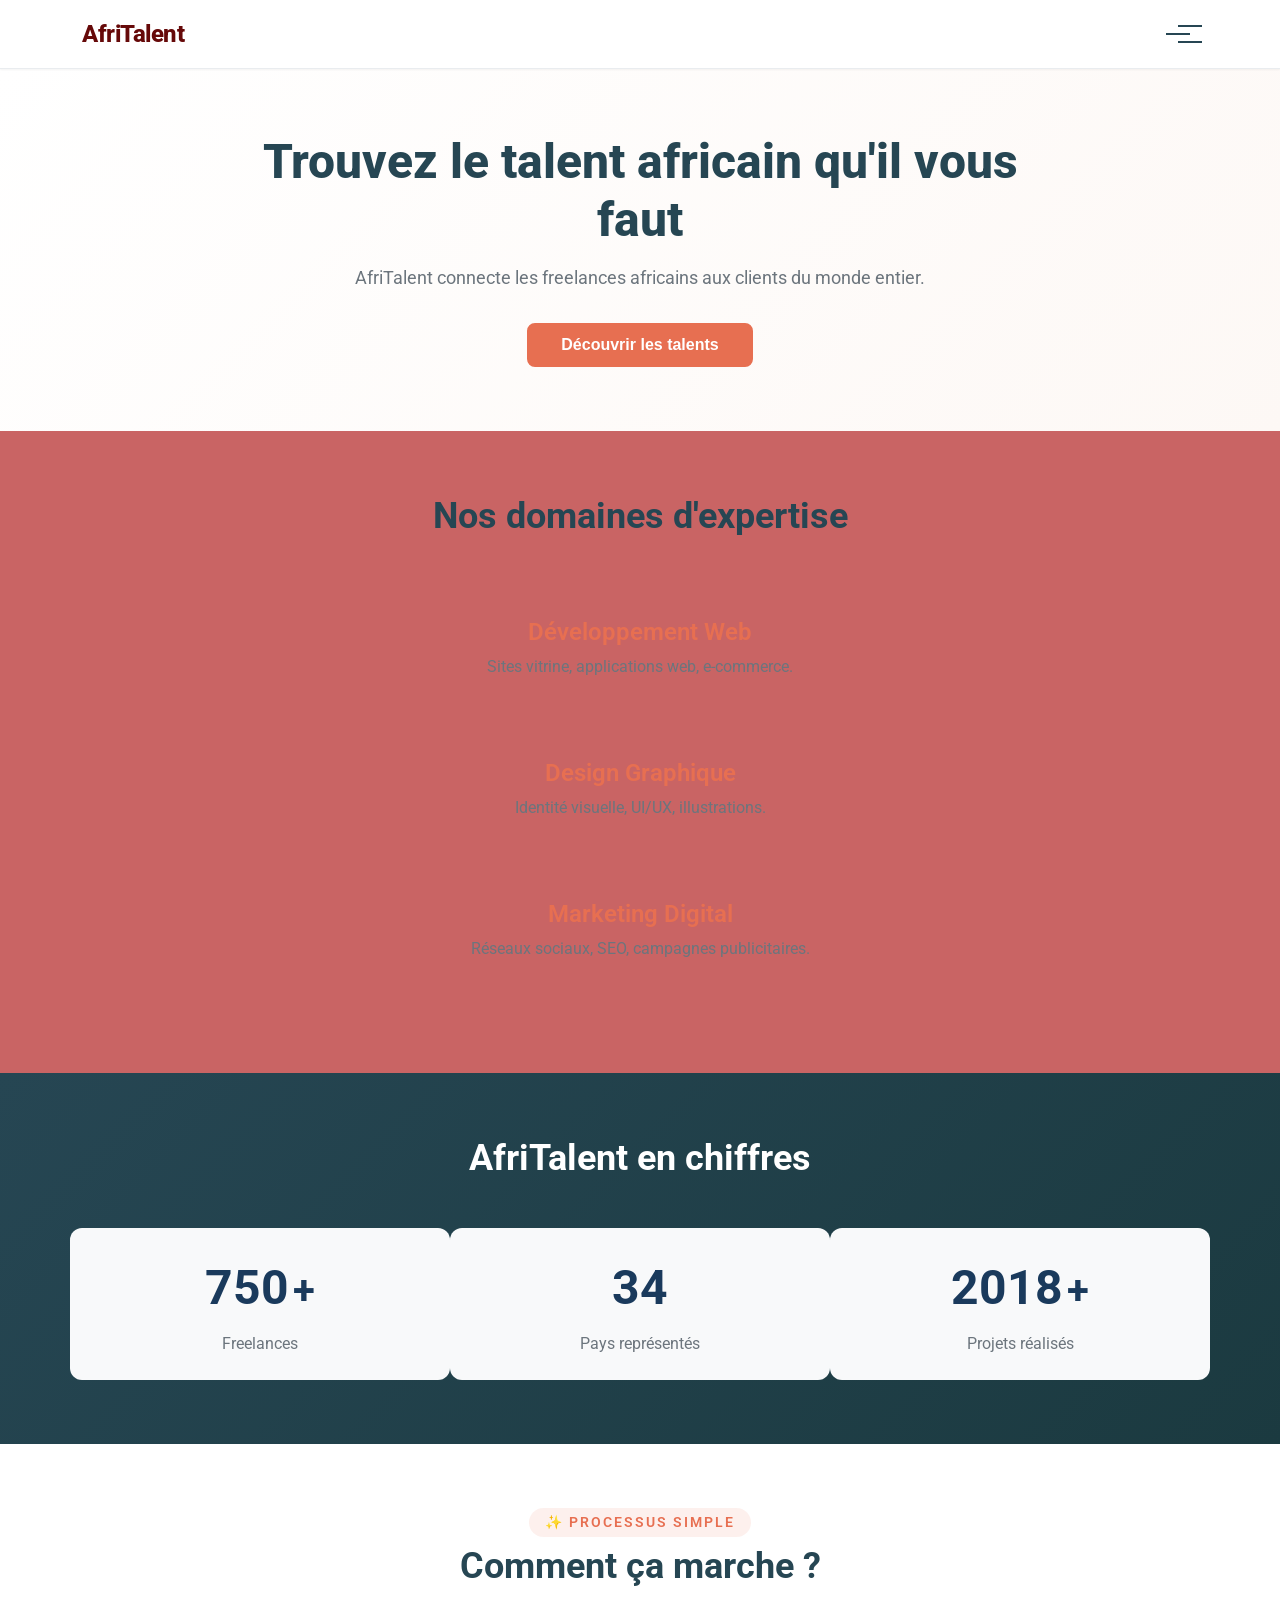
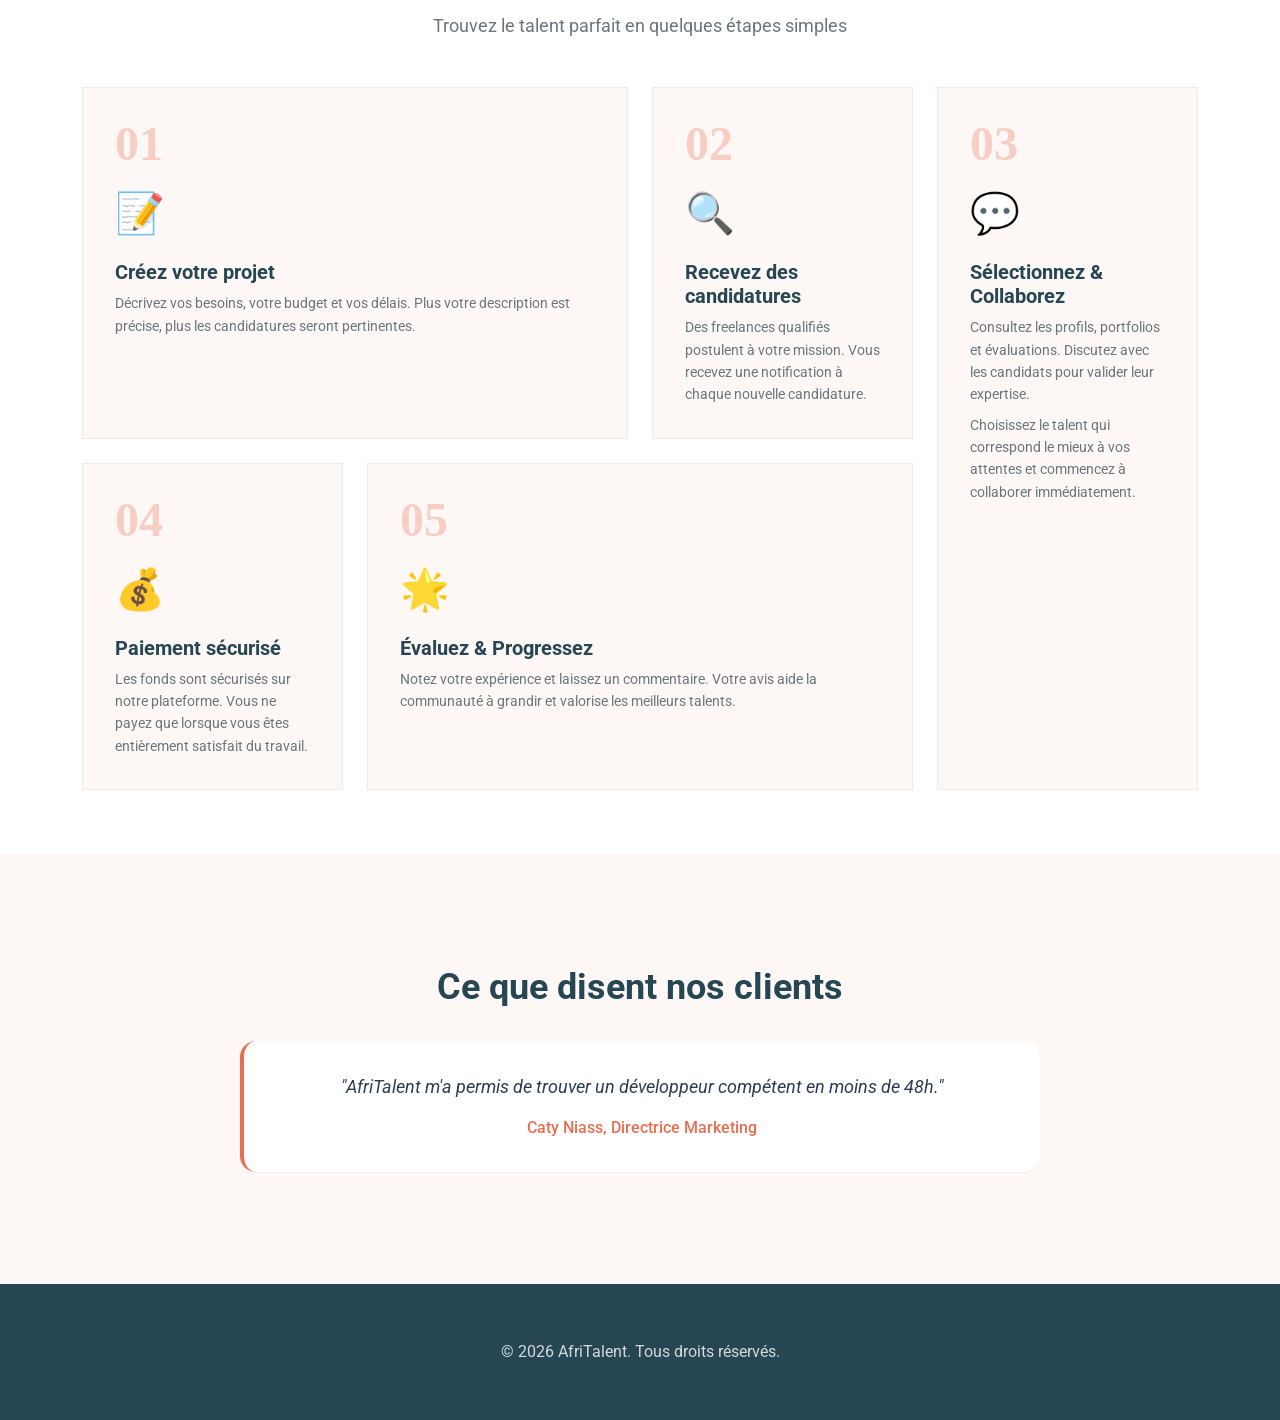
<file: index.html>
<!DOCTYPE html>
<html lang="fr">
<head>
    <meta charset="UTF-8">
    <meta name="viewport" content="width=device-width, initial-scale=1.0">
    <title>AfriTalent — Accueil</title>
    <!-- Bootstrap 5 via CDN : feuille de style -->
    <link href="https://cdn.jsdelivr.net/npm/bootstrap@5.3.0/dist/css/bootstrap.min.css" rel="stylesheet">
    <!-- Votre feuille de style personnelle -->
    <link rel="stylesheet" href="css/styles.css">
</head>
<body>
  
    <nav class="navbar">
        <div class="container">
            <a class="navbar-haut" href="index.html">AfriTalent</a>
            <button class="navbar-toggler" type="button" data-bs-toggle="collapse" data-bs-target="#navMenu" aria-controls="navMenu" aria-expanded="false" aria-label="Toggle navigation">
                <span class="navbar-toggle"></span>
            </button>
            <div class="collapse navbar-collapse" id="navMenu">
                <ul class="navbar-nav ms-auto">
                    <li class="lien1"><a class="nav-link active" href="index.html">Accueil</a></li>
                    <li class="lien2"><a class="nav-link" href="freelances.html">Freelances</a></li>
                    <li class="lien3"><a class="nav-link" href="tarifs.html">Tarifs</a></li>
                    <li class="lien4"><a class="nav-link" href="about.html">À propos</a></li>
                    <li class="lien5"><a class="nav-link" href="contact.html">Contact</a></li>
                </ul>
            </div>
        </div>
    </nav>

    <main>
        <!-- Section Hero -->
        <section id="hero" class="animation">
            <div class="container">
                <h1>Trouvez le talent africain qu'il vous faut</h1>
                <p>AfriTalent connecte les freelances africains aux clients du monde entier.</p>
                <a href="freelances.html" class="btn btn-primary">Découvrir les talents</a>
            </div>
        </section>

        <!-- Section Services -->
        <section id="services" class="animation-1">
            <div class="container">
                <h2>Nos domaines d'expertise</h2>
                <div class="row">
                    <div class="personne animation-2">
                        <h3>Développement Web</h3>
                        <p>Sites vitrine, applications web, e-commerce.</p>
                    </div>
                    <div class="personne animation-3">
                        <h3>Design Graphique</h3>
                        <p>Identité visuelle, UI/UX, illustrations.</p>
                    </div>
                    <div class="personne animation-4">
                        <h3>Marketing Digital</h3>
                        <p>Réseaux sociaux, SEO, campagnes publicitaires.</p>
                    </div>
                </div>
            </div>
        </section>

        <!-- Section Statistiques -->
        <section id="statistiques" class="animation-2">
            <div class="container">
                <h2>AfriTalent en chiffres</h2>
                <div class="row text-center">
                    <div class="col-md-4 stat-item animation-2">
                        <div class="stat-counter-wrapper">
                            <span class="stat-counter" data-target="1200" data-duration="2000">0</span>
                            <span class="stat-plus">+</span>
                        </div>
                        <span class="stat-label">Freelances</span>
                    </div>
                    <div class="col-md-4 stat-item animation-3">
                        <div class="stat-counter-wrapper">
                            <span class="stat-counter" data-target="45" data-duration="1500">0</span>
                        </div>
                        <span class="stat-label">Pays représentés</span>
                    </div>
                    <div class="col-md-4 stat-item animation-4">
                        <div class="stat-counter-wrapper">
                            <span class="stat-counter" data-target="3800" data-duration="2500">0</span>
                            <span class="stat-plus">+</span>
                        </div>
                        <span class="stat-label">Projets réalisés</span>
                    </div>
                </div>
            </div>
        </section>

        <!-- Section Comment -->
        <section id="comment" class="animation-3">
            <div class="container">
                <div class="section-header">
                    <span class="section-badge">✨ Processus simple</span>
                    <h2>Comment ça marche ?</h2>
                    <p class="section-subtitle">Trouvez le talent parfait en quelques étapes simples</p>
                </div>

                <div class="bento-grid">
                    <div class="bento-card bento-card-large animation-2">
                        <div class="number">01</div>
                        <div class="icon">📝</div>
                        <h3>Créez votre projet</h3>
                        <p>Décrivez vos besoins, votre budget et vos délais. Plus votre description est précise, plus les candidatures seront pertinentes.</p>
                    </div>

                    <div class="bento-card animation-3">
                        <div class="number">02</div>
                        <div class="icon">🔍</div>
                        <h3>Recevez des candidatures</h3>
                        <p>Des freelances qualifiés postulent à votre mission. Vous recevez une notification à chaque nouvelle candidature.</p>
                    </div>

                    <div class="bento-card bento-card-tall animation-3">
                        <div class="number">03</div>
                        <div class="icon">💬</div>
                        <h3>Sélectionnez & Collaborez</h3>
                        <p>Consultez les profils, portfolios et évaluations. Discutez avec les candidats pour valider leur expertise.</p>
                        <p>Choisissez le talent qui correspond le mieux à vos attentes et commencez à collaborer immédiatement.</p>
                    </div>

                    <div class="bento-card animation-4">
                        <div class="number">04</div>
                        <div class="icon">💰</div>
                        <h3>Paiement sécurisé</h3>
                        <p>Les fonds sont sécurisés sur notre plateforme. Vous ne payez que lorsque vous êtes entièrement satisfait du travail.</p>
                    </div>

                    <div class="bento-card bento-card-wide animation-4">
                        <div class="number">05</div>
                        <div class="icon">🌟</div>
                        <h3>Évaluez & Progressez</h3>
                        <p>Notez votre expérience et laissez un commentaire. Votre avis aide la communauté à grandir et valorise les meilleurs talents.</p>
                    </div>
                </div>
            </div>
        </section>

        <!-- Section Témoignages -->
        <section id="temoignages" class="animation-4">
            <div class="container py-5">
                <h2>Ce que disent nos clients</h2>
                <blockquote class="affirmation">
                    <p>"AfriTalent m'a permis de trouver un développeur compétent en moins de 48h."</p>
                    <footer class="affirmation-footer">Caty Niass, Directrice Marketing</footer>
                </blockquote>
            </div>
        </section>
    </main>

    <footer class="bas-de-page">
        <div class="container py-4 text-center">
            <p class="mb-0">&copy; 2026 AfriTalent. Tous droits réservés.</p>
        </div>
    </footer>

    <!-- Bootstrap 5 via CDN : script JavaScript -->
    <script src="https://cdn.jsdelivr.net/npm/bootstrap@5.3.0/dist/js/bootstrap.bundle.min.js"></script>
    <!-- Votre script JavaScript -->
    <script src="js/main.js"></script>
</body>
</html>
</file>
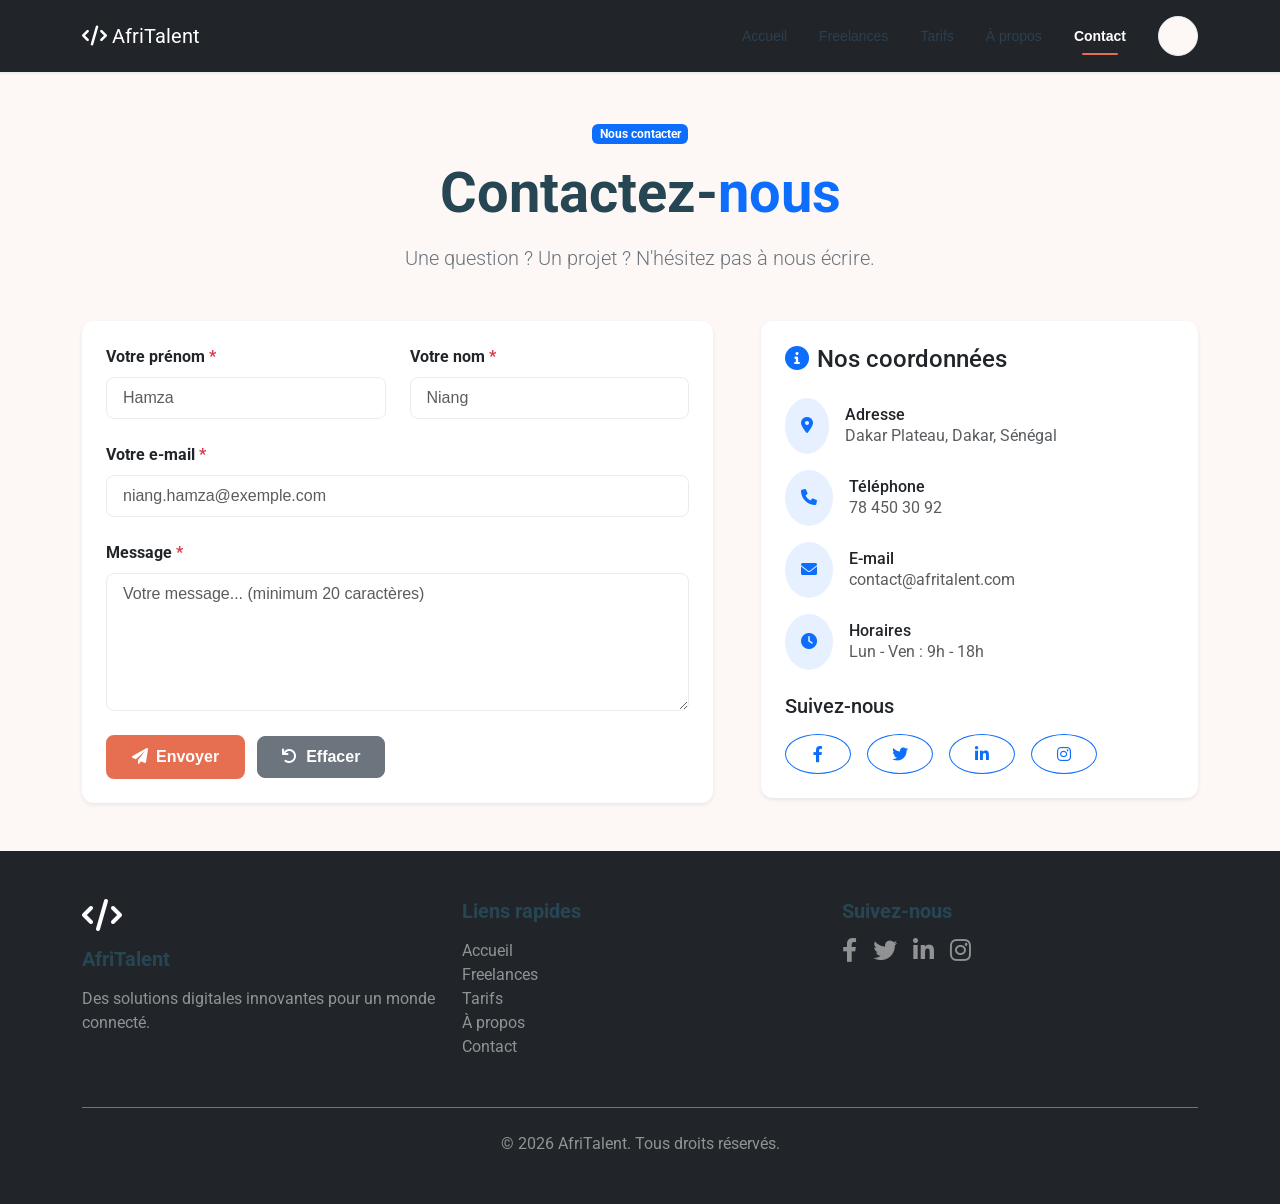
<file: contact.html>
<!DOCTYPE html>
<html lang="fr">
<head>
    <meta charset="UTF-8">
    <meta name="viewport" content="width=device-width, initial-scale=1.0">
    <title>AfriTalent — Contact</title>
    <!-- Bootstrap 5 via CDN : feuille de style -->
    <link href="https://cdn.jsdelivr.net/npm/bootstrap@5.3.0/dist/css/bootstrap.min.css" rel="stylesheet">
    <!-- Font Awesome pour les icônes -->
    <link rel="stylesheet" href="https://cdnjs.cloudflare.com/ajax/libs/font-awesome/6.0.0-beta3/css/all.min.css">
    <!-- Votre feuille de style personnelle -->
    <link rel="stylesheet" href="css/styles.css">
</head>
<body>

    <!-- Header / Navigation -->
    <nav class="navbar navbar-expand-lg navbar-dark bg-dark sticky-top">
        <div class="container">
            <a class="navbar-brand" href="index.html">
                <i class="fas fa-code"></i> AfriTalent
            </a>
            <button class="navbar-toggler" type="button" data-bs-toggle="collapse" data-bs-target="#navMenu">
                <span class="navbar-toggler-icon"></span>
            </button>
            <div class="collapse navbar-collapse" id="navMenu">
                <ul class="navbar-nav ms-auto">
                    <li class="nav-item"><a class="nav-link" href="index.html">Accueil</a></li>
                    <li class="nav-item"><a class="nav-link" href="freelances.html">Freelances</a></li>
                    <li class="nav-item"><a class="nav-link" href="tarifs.html">Tarifs</a></li>
                    <li class="nav-item"><a class="nav-link" href="about.html">À propos</a></li>
                    <li class="nav-item"><a class="nav-link active" href="contact.html">Contact</a></li>
                </ul>
            </div>
        </div>
    </nav>

    <main>
        <!-- Section Contact -->
        <section class="py-5">
            <div class="container">
                <div class="text-center mb-5">
                    <span class="badge bg-primary mb-3">Nous contacter</span>
                    <h1 class="display-4 fw-bold">Contactez-<span class="text-primary">nous</span></h1>
                    <p class="lead">Une question ? Un projet ? N'hésitez pas à nous écrire.</p>
                </div>

                <div class="row g-5">
                    <!-- Formulaire de contact -->
                    <div class="col-lg-7">
                        <div class="card shadow-sm border-0 p-4">
                            <form id="contactForm" novalidate>
                                <!-- Message de succès -->
                                <div id="formSuccess" class="alert alert-success d-none">
                                    <i class="fas fa-check-circle me-2"></i>
                                    Votre message a été envoyé avec succès ! Nous vous répondrons dans les plus brefs délais.
                                </div>

                                <div class="row g-4">
                                    <div class="col-md-6">
                                        <label for="prenom" class="form-label fw-bold">Votre prénom <span class="text-danger">*</span></label>
                                        <input type="text" class="form-control" id="prenom" placeholder="Hamza">
                                        <div class="invalid-feedback">Veuillez entrer votre prénom (minimum 2 caractères).</div>
                                    </div>
                                    <div class="col-md-6">
                                        <label for="nom" class="form-label fw-bold">Votre nom <span class="text-danger">*</span></label>
                                        <input type="text" class="form-control" id="nom" placeholder="Niang">
                                        <div class="invalid-feedback">Veuillez entrer votre nom (minimum 2 caractères).</div>
                                    </div>
                                </div>
                                <div class="mt-4">
                                    <label for="email" class="form-label fw-bold">Votre e-mail <span class="text-danger">*</span></label>
                                    <input type="email" class="form-control" id="email" placeholder="niang.hamza@exemple.com">
                                    <div class="invalid-feedback">Veuillez entrer une adresse e-mail valide.</div>
                                </div>
                                <div class="mt-4">
                                    <label for="message" class="form-label fw-bold">Message <span class="text-danger">*</span></label>
                                    <textarea class="form-control" id="message" rows="5" placeholder="Votre message... (minimum 20 caractères)"></textarea>
                                    <div class="invalid-feedback">Le message doit contenir au moins 20 caractères.</div>
                                </div>
                                <div class="mt-4">
                                    <button type="submit" class="btn btn-primary px-4 py-2">
                                        <i class="fas fa-paper-plane me-2"></i>Envoyer
                                    </button>
                                    <button type="reset" class="btn btn-secondary px-4 py-2 ms-2">
                                        <i class="fas fa-undo me-2"></i>Effacer
                                    </button>
                                </div>
                            </form>
                        </div>
                    </div>

                    <!-- Informations de contact -->
                    <div class="col-lg-5">
                        <div class="card shadow-sm border-0 p-4">
                            <h3 class="h4 mb-4"><i class="fas fa-info-circle text-primary me-2"></i>Nos coordonnées</h3>
                            <div class="mb-4">
                                <div class="d-flex align-items-center mb-3">
                                    <div class="bg-primary bg-opacity-10 rounded-circle p-3 me-3">
                                        <i class="fas fa-map-marker-alt text-primary"></i>
                                    </div>
                                    <div>
                                        <h4 class="h6 mb-0">Adresse</h4>
                                        <p class="text-muted mb-0">Dakar Plateau, Dakar, Sénégal</p>
                                    </div>
                                </div>
                                <div class="d-flex align-items-center mb-3">
                                    <div class="bg-primary bg-opacity-10 rounded-circle p-3 me-3">
                                        <i class="fas fa-phone text-primary"></i>
                                    </div>
                                    <div>
                                        <h4 class="h6 mb-0">Téléphone</h4>
                                        <p class="text-muted mb-0">78 450 30 92</p>
                                    </div>
                                </div>
                                <div class="d-flex align-items-center mb-3">
                                    <div class="bg-primary bg-opacity-10 rounded-circle p-3 me-3">
                                        <i class="fas fa-envelope text-primary"></i>
                                    </div>
                                    <div>
                                        <h4 class="h6 mb-0">E-mail</h4>
                                        <p class="text-muted mb-0">contact@afritalent.com</p>
                                    </div>
                                </div>
                                <div class="d-flex align-items-center">
                                    <div class="bg-primary bg-opacity-10 rounded-circle p-3 me-3">
                                        <i class="fas fa-clock text-primary"></i>
                                    </div>
                                    <div>
                                        <h4 class="h6 mb-0">Horaires</h4>
                                        <p class="text-muted mb-0">Lun - Ven : 9h - 18h</p>
                                    </div>
                                </div>
                            </div>
                            <h3 class="h5 mb-3">Suivez-nous</h3>
                            <div class="d-flex gap-3">
                                <a href="#" class="btn btn-outline-primary rounded-circle" style="width: 40px; height: 40px; display: flex; align-items: center; justify-content: center;">
                                    <i class="fab fa-facebook-f"></i>
                                </a>
                                <a href="#" class="btn btn-outline-primary rounded-circle" style="width: 40px; height: 40px; display: flex; align-items: center; justify-content: center;">
                                    <i class="fab fa-twitter"></i>
                                </a>
                                <a href="#" class="btn btn-outline-primary rounded-circle" style="width: 40px; height: 40px; display: flex; align-items: center; justify-content: center;">
                                    <i class="fab fa-linkedin-in"></i>
                                </a>
                                <a href="#" class="btn btn-outline-primary rounded-circle" style="width: 40px; height: 40px; display: flex; align-items: center; justify-content: center;">
                                    <i class="fab fa-instagram"></i>
                                </a>
                            </div>
                        </div>
                    </div>
                </div>
            </div>
        </section>
    </main>

    <footer class="bg-dark text-white py-5">
        <div class="container">
            <div class="row">
                <div class="col-md-4 mb-4">
                    <i class="fas fa-code fs-2 mb-2"></i>
                    <h5 class="mt-2">AfriTalent</h5>
                    <p class="text-white-50">Des solutions digitales innovantes pour un monde connecté.</p>
                </div>
                <div class="col-md-4 mb-4">
                    <h5>Liens rapides</h5>
                    <ul class="list-unstyled">
                        <li><a href="index.html" class="text-white-50 text-decoration-none">Accueil</a></li>
                        <li><a href="freelances.html" class="text-white-50 text-decoration-none">Freelances</a></li>
                        <li><a href="tarifs.html" class="text-white-50 text-decoration-none">Tarifs</a></li>
                        <li><a href="about.html" class="text-white-50 text-decoration-none">À propos</a></li>
                        <li><a href="contact.html" class="text-white-50 text-decoration-none">Contact</a></li>
                    </ul>
                </div>
                <div class="col-md-4 mb-4">
                    <h5>Suivez-nous</h5>
                    <div class="d-flex gap-3">
                        <a href="#" class="text-white-50"><i class="fab fa-facebook-f fa-xl"></i></a>
                        <a href="#" class="text-white-50"><i class="fab fa-twitter fa-xl"></i></a>
                        <a href="#" class="text-white-50"><i class="fab fa-linkedin-in fa-xl"></i></a>
                        <a href="#" class="text-white-50"><i class="fab fa-instagram fa-xl"></i></a>
                    </div>
                </div>
            </div>
            <div class="text-center pt-4 mt-4 border-top border-secondary">
                <p class="text-white-50 mb-0">&copy; 2026 AfriTalent. Tous droits réservés.</p>
            </div>
        </div>
    </footer>

    <script src="https://cdn.jsdelivr.net/npm/bootstrap@5.3.0/dist/js/bootstrap.bundle.min.js"></script>
    <script src="js/main.js"></script>
</body>
</html>
</file>
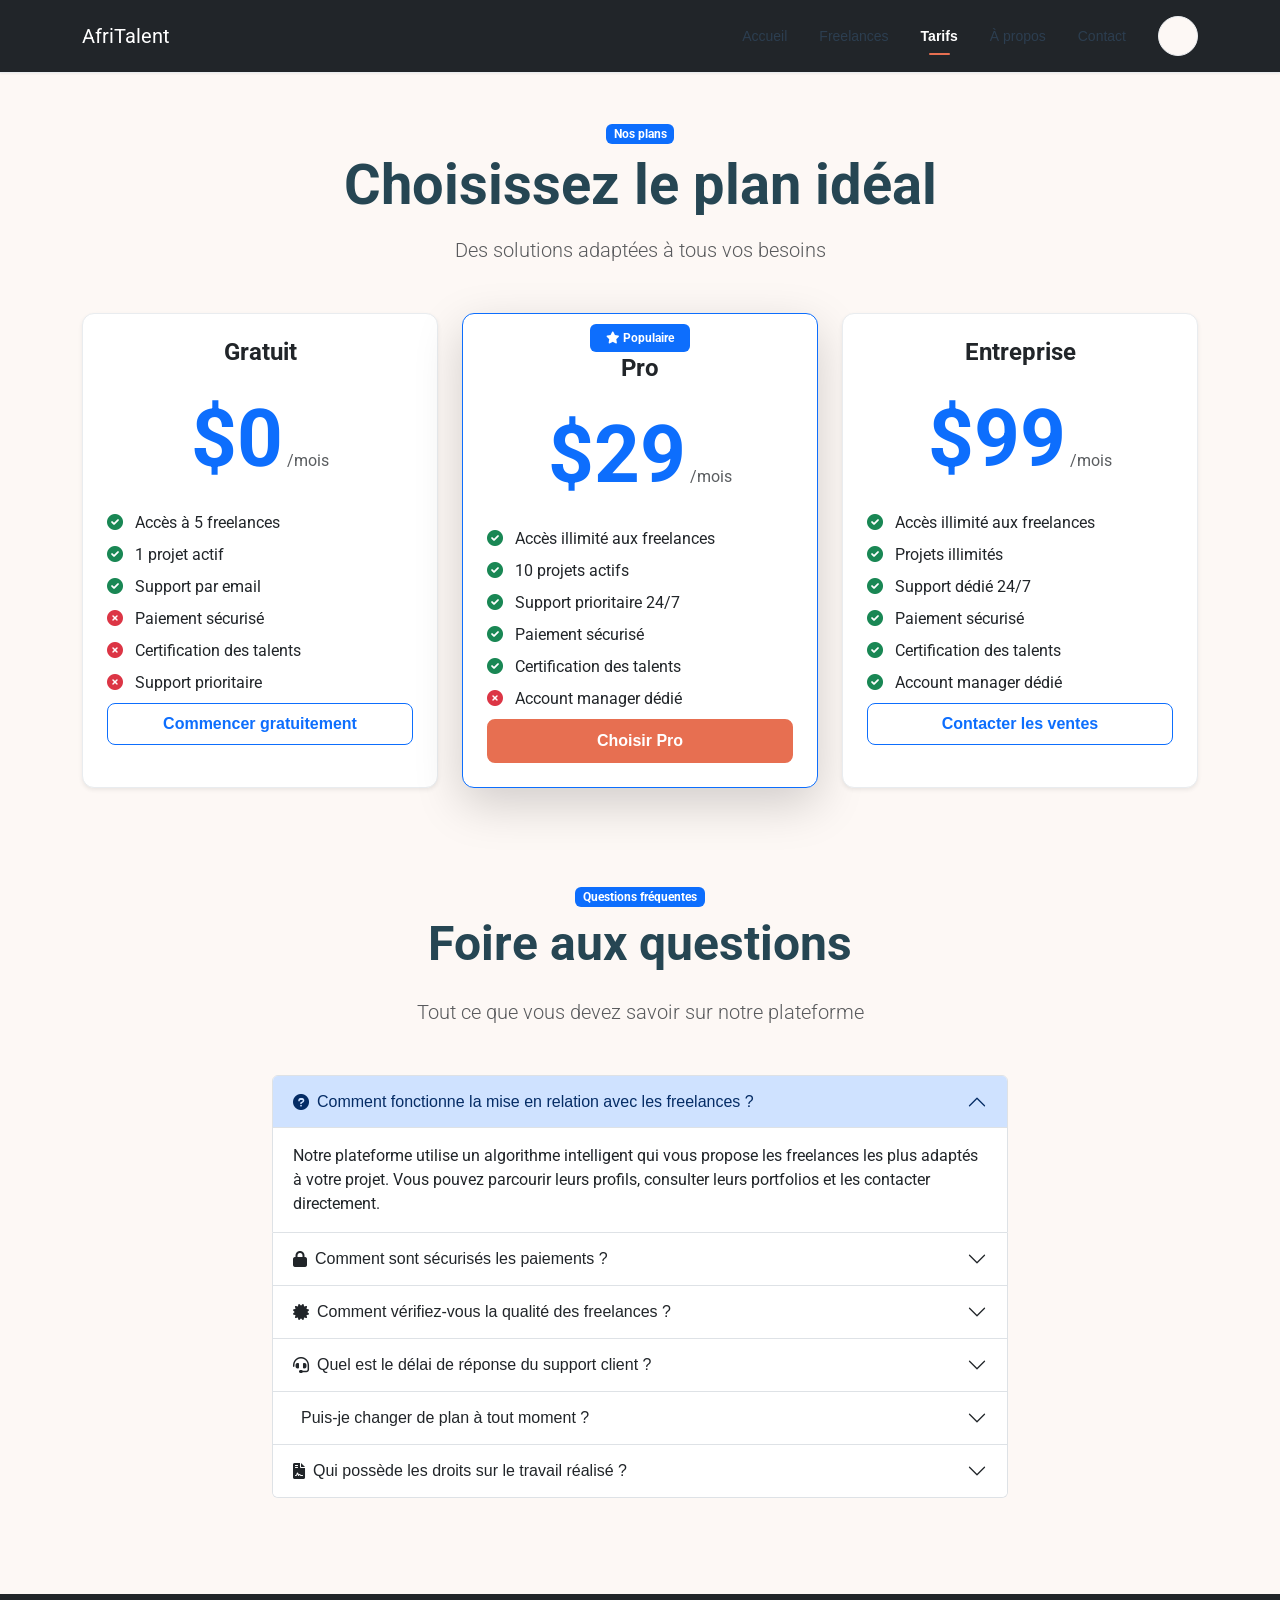
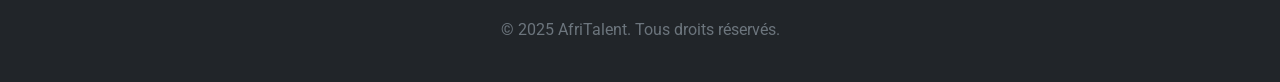
<file: tarifs.html>
<!DOCTYPE html>
<html lang="fr">
<head>
    <meta charset="UTF-8">
    <meta name="viewport" content="width=device-width, initial-scale=1.0">
    <title>AfriTalent — Tarifs & Plans</title>
    <!-- Bootstrap 5 via CDN : feuille de style -->
    <link href="https://cdn.jsdelivr.net/npm/bootstrap@5.3.0/dist/css/bootstrap.min.css" rel="stylesheet">
    <!-- Font Awesome pour les icônes -->
    <link rel="stylesheet" href="https://cdnjs.cloudflare.com/ajax/libs/font-awesome/6.0.0-beta3/css/all.min.css">
    <!-- Votre feuille de style personnelle -->
    <link rel="stylesheet" href="css/styles.css">
</head>
<body>

    <nav class="navbar navbar-expand-lg navbar-dark bg-dark">
        <div class="container">
            <a class="navbar-brand" href="index.html">AfriTalent</a>
            <button class="navbar-toggler" type="button" data-bs-toggle="collapse" data-bs-target="#navMenu">
                <span class="navbar-toggler-icon"></span>
            </button>
            <div class="collapse navbar-collapse" id="navMenu">
                <ul class="navbar-nav ms-auto">
                    <li class="nav-item"><a class="nav-link" href="index.html">Accueil</a></li>
                    <li class="nav-item"><a class="nav-link" href="freelances.html">Freelances</a></li>
                    <li class="nav-item"><a class="nav-link active" href="tarifs.html">Tarifs</a></li>
                    <li class="nav-item"><a class="nav-link" href="about.html">À propos</a></li>
                   
                    <li class="nav-item"><a class="nav-link" href="contact.html">Contact</a></li>
                </ul>
            </div>
        </div>
    </nav>

    <main>
    
        <section class="py-5">
            <div class="container">
                <div class="text-center mb-5">
                    <span class="badge bg-primary mb-2">Nos plans</span>
                    <h1 class="display-4 fw-bold">Choisissez le plan idéal</h1>
                    <p class="lead text-muted">Des solutions adaptées à tous vos besoins</p>
                </div>

                <div class="row g-4 justify-content-center">
              
                    <div class="col-md-6 col-lg-4">
                        <div class="card h-100 shadow-sm">
                            <div class="card-body text-center p-4">
                                <h3 class="card-title fw-bold">Gratuit</h3>
                                <div class="my-4">
                                    <span class="display-1 fw-bold text-primary">$0</span>
                                    <span class="text-muted">/mois</span>
                                </div>
                                <ul class="list-unstyled text-start">
                                    <li class="mb-2"><i class="fas fa-check-circle text-success me-2"></i> Accès à 5 freelances</li>
                                    <li class="mb-2"><i class="fas fa-check-circle text-success me-2"></i> 1 projet actif</li>
                                    <li class="mb-2"><i class="fas fa-check-circle text-success me-2"></i> Support par email</li>
                                    <li class="mb-2"><i class="fas fa-times-circle text-danger me-2"></i> Paiement sécurisé</li>
                                    <li class="mb-2"><i class="fas fa-times-circle text-danger me-2"></i> Certification des talents</li>
                                    <li class="mb-2"><i class="fas fa-times-circle text-danger me-2"></i> Support prioritaire</li>
                                </ul>
                                <a href="#" class="btn btn-outline-primary w-100">Commencer gratuitement</a>
                            </div>
                        </div>
                    </div>

                  
                    <div class="col-md-6 col-lg-4">
                        <div class="card h-100 shadow-lg border-primary">
                            <div class="card-body text-center p-4">
                                <div class="position-relative">
                                    <span class="position-absolute top-0 start-50 translate-middle badge bg-primary px-3 py-2">
                                        <i class="fas fa-star"></i> Populaire
                                    </span>
                                </div>
                                <h3 class="card-title fw-bold mt-3">Pro</h3>
                                <div class="my-4">
                                    <span class="display-1 fw-bold text-primary">$29</span>
                                    <span class="text-muted">/mois</span>
                                </div>
                                <ul class="list-unstyled text-start">
                                    <li class="mb-2"><i class="fas fa-check-circle text-success me-2"></i> Accès illimité aux freelances</li>
                                    <li class="mb-2"><i class="fas fa-check-circle text-success me-2"></i> 10 projets actifs</li>
                                    <li class="mb-2"><i class="fas fa-check-circle text-success me-2"></i> Support prioritaire 24/7</li>
                                    <li class="mb-2"><i class="fas fa-check-circle text-success me-2"></i> Paiement sécurisé</li>
                                    <li class="mb-2"><i class="fas fa-check-circle text-success me-2"></i> Certification des talents</li>
                                    <li class="mb-2"><i class="fas fa-times-circle text-danger me-2"></i> Account manager dédié</li>
                                </ul>
                                <a href="#" class="btn btn-primary w-100">Choisir Pro</a>
                            </div>
                        </div>
                    </div>

               
                    <div class="col-md-6 col-lg-4">
                        <div class="card h-100 shadow-sm">
                            <div class="card-body text-center p-4">
                                <h3 class="card-title fw-bold">Entreprise</h3>
                                <div class="my-4">
                                    <span class="display-1 fw-bold text-primary">$99</span>
                                    <span class="text-muted">/mois</span>
                                </div>
                                <ul class="list-unstyled text-start">
                                    <li class="mb-2"><i class="fas fa-check-circle text-success me-2"></i> Accès illimité aux freelances</li>
                                    <li class="mb-2"><i class="fas fa-check-circle text-success me-2"></i> Projets illimités</li>
                                    <li class="mb-2"><i class="fas fa-check-circle text-success me-2"></i> Support dédié 24/7</li>
                                    <li class="mb-2"><i class="fas fa-check-circle text-success me-2"></i> Paiement sécurisé</li>
                                    <li class="mb-2"><i class="fas fa-check-circle text-success me-2"></i> Certification des talents</li>
                                    <li class="mb-2"><i class="fas fa-check-circle text-success me-2"></i> Account manager dédié</li>
                                </ul>
                                <a href="#" class="btn btn-outline-primary w-100">Contacter les ventes</a>
                            </div>
                        </div>
                    </div>
                </div>

              
                <div class="mt-5 pt-5">
                    <div class="text-center mb-5">
                        <span class="badge bg-primary mb-2">Questions fréquentes</span>
                        <h2 class="display-5 fw-bold">Foire aux questions</h2>
                        <p class="lead text-muted">Tout ce que vous devez savoir sur notre plateforme</p>
                    </div>

                    <div class="row justify-content-center">
                        <div class="col-lg-8">
                            <div class="accordion" id="faqAccordion">
                                <!-- Question 1 -->
                                <div class="accordion-item">
                                    <h2 class="accordion-header">
                                        <button class="accordion-button" type="button" data-bs-toggle="collapse" data-bs-target="#collapseOne">
                                            <i class="fas fa-question-circle me-2"></i> Comment fonctionne la mise en relation avec les freelances ?
                                        </button>
                                    </h2>
                                    <div id="collapseOne" class="accordion-collapse collapse show" data-bs-parent="#faqAccordion">
                                        <div class="accordion-body">
                                            Notre plateforme utilise un algorithme intelligent qui vous propose les freelances les plus adaptés à votre projet. Vous pouvez parcourir leurs profils, consulter leurs portfolios et les contacter directement.
                                        </div>
                                    </div>
                                </div>

                         
                                <div class="accordion-item">
                                    <h2 class="accordion-header">
                                        <button class="accordion-button collapsed" type="button" data-bs-toggle="collapse" data-bs-target="#collapseTwo">
                                            <i class="fas fa-lock me-2"></i> Comment sont sécurisés les paiements ?
                                        </button>
                                    </h2>
                                    <div id="collapseTwo" class="accordion-collapse collapse" data-bs-parent="#faqAccordion">
                                        <div class="accordion-body">
                                            Les paiements sont entièrement sécurisés via notre système de séquestre. Les fonds sont bloqués jusqu'à votre validation finale du travail. Vous ne libérez le paiement que lorsque vous êtes entièrement satisfait.
                                        </div>
                                    </div>
                                </div>

                                <div class="accordion-item">
                                    <h2 class="accordion-header">
                                        <button class="accordion-button collapsed" type="button" data-bs-toggle="collapse" data-bs-target="#collapseThree">
                                            <i class="fas fa-certificate me-2"></i> Comment vérifiez-vous la qualité des freelances ?
                                        </button>
                                    </h2>
                                    <div id="collapseThree" class="accordion-collapse collapse" data-bs-parent="#faqAccordion">
                                        <div class="accordion-body">
                                            Chaque freelance passe par un processus de vérification rigoureux : entretien technique, vérification des diplômes et expériences, test des compétences pratiques. Seuls les meilleurs talents sont acceptés.
                                        </div>
                                    </div>
                                </div>

                                <div class="accordion-item">
                                    <h2 class="accordion-header">
                                        <button class="accordion-button collapsed" type="button" data-bs-toggle="collapse" data-bs-target="#collapseFour">
                                            <i class="fas fa-headset me-2"></i> Quel est le délai de réponse du support client ?
                                        </button>
                                    </h2>
                                    <div id="collapseFour" class="accordion-collapse collapse" data-bs-parent="#faqAccordion">
                                        <div class="accordion-body">
                                            Notre support client est disponible 24h/24 et 7j/7. Pour les plans Pro et Entreprise, nous garantissons une réponse sous 2 heures ouvrées.
                                        </div>
                                    </div>
                                </div>

                                <!-- Question 5 -->
                                <div class="accordion-item">
                                    <h2 class="accordion-header">
                                        <button class="accordion-button collapsed" type="button" data-bs-toggle="collapse" data-bs-target="#collapseFive">
                                            <i class="fas fa-arrows-spin me-2"></i> Puis-je changer de plan à tout moment ?
                                        </button>
                                    </h2>
                                    <div id="collapseFive" class="accordion-collapse collapse" data-bs-parent="#faqAccordion">
                                        <div class="accordion-body">
                                            Oui, absolument ! Vous pouvez passer d'un plan à un autre à tout moment. Aucun frais de résiliation n'est appliqué. Le nouveau tarif s'applique à la prochaine période de facturation.
                                        </div>
                                    </div>
                                </div>

                                <!-- Question 6 -->
                                <div class="accordion-item">
                                    <h2 class="accordion-header">
                                        <button class="accordion-button collapsed" type="button" data-bs-toggle="collapse" data-bs-target="#collapseSix">
                                            <i class="fas fa-file-contract me-2"></i> Qui possède les droits sur le travail réalisé ?
                                        </button>
                                    </h2>
                                    <div id="collapseSix" class="accordion-collapse collapse" data-bs-parent="#faqAccordion">
                                        <div class="accordion-body">
                                            Vous êtes l'unique propriétaire de tous les droits sur le travail réalisé par les freelances via notre plateforme. Nos conditions générales garantissent un transfert complet des droits.
                                        </div>
                                    </div>
                                </div>
                            </div>
                        </div>
                    </div>
                </div>
            </div>
        </section>
    </main>

    <!-- Footer -->
    <footer class="bg-dark text-white py-4 mt-5">
        <div class="container text-center">
            <p>&copy; 2025 AfriTalent. Tous droits réservés.</p>
        </div>
    </footer>

    <!-- Bootstrap 5 via CDN : script JavaScript -->
    <script src="https://cdn.jsdelivr.net/npm/bootstrap@5.3.0/dist/js/bootstrap.bundle.min.js"></script>
    <!-- Votre script JavaScript -->
    <script src="js/main.js"></script>
</body>
</html>
</file>
<file: css/styles.css>
/* Import des polices Google Fonts */
@import url('https://fonts.googleapis.com/css2?family=Raleway:ital,wght@0,100..900;1,100..900&family=Roboto:ital,wght@0,100..900;1,100..900&family=Strichpunkt+Sans:wght@400..900&display=swap');

/* Import des polices Google Fonts (doublon - à supprimer) */
@import url('https://fonts.googleapis.com/css2?family=Raleway:ital,wght@0,100..900;1,100..900&family=Roboto:ital,wght@0,100..900;1,100..900&family=Strichpunkt+Sans:wght@400..900&display=swap');

/* Définition des variables CSS pour le thème clair */
:root {
    /* Couleurs principales de la marque */
    --color-primary: #E76F51;       /* Orange/rouge principal utilisé pour les boutons et accents */
    --color-primary-dark: #C85A3F;   /* Version plus foncée du primary pour les survols */
    --color-secondary: #2A9D8F;      /* Vert turquoise pour les éléments secondaires */
    --color-accent: #F4A261;         /* Orange clair pour les accents et mises en avant */
    --color-dark: #264653;           /* Bleu foncé pour les textes et fonds sombres */
    
    /* Couleurs de fond et textes */
    --color-bg-light: #FDF8F5;       /* Fond clair chaleureux avec une teinte crème */
    --color-bg-white: #FFFFFF;       /* Fond blanc pur pour les cartes et sections */
    --color-text-primary: #2C3E50;   /* Couleur principale du texte (gris foncé) */
    --color-text-secondary: #6C757D; /* Couleur secondaire du texte (gris moyen) */
    --color-text-muted: #8B9A9F;     /* Texte atténué pour les informations secondaires */
    --color-border: #E9ECEF;         /* Couleur des bordures et séparateurs */
    
    /* Polices de caractères */
    --font-primary: 'Inter', sans-serif;        /* Police principale pour le corps de texte */
    --font-heading: 'Playfair Display', serif;   /* Police pour les titres (style élégant) */
    
    /* Espacements (système de spacing cohérent) */
    --spacing-xs: 0.25rem;   /* Très petit espacement (4px) */
    --spacing-sm: 0.5rem;    /* Petit espacement (8px) */
    --spacing-md: 1rem;      /* Espacement moyen (16px) */
    --spacing-lg: 1.5rem;    /* Grand espacement (24px) */
    --spacing-xl: 2rem;      /* Très grand espacement (32px) */
    --spacing-2xl: 3rem;     /* Double XL (48px) */
    --spacing-3xl: 4rem;     /* Triple XL (64px) */
    
    /* Tailles de police (échelle typographique) */
    --font-size-xs: 0.75rem;    /* Extra small (12px) */
    --font-size-sm: 0.875rem;   /* Small (14px) */
    --font-size-base: 1rem;     /* Base (16px) */
    --font-size-md: 1.125rem;   /* Medium (18px) */
    --font-size-lg: 1.25rem;    /* Large (20px) */
    --font-size-xl: 1.5rem;     /* Extra large (24px) */
    --font-size-2xl: 1.875rem;  /* 2X large (30px) */
    --font-size-3xl: 2.25rem;   /* 3X large (36px) */
    --font-size-4xl: 3rem;      /* 4X large (48px) */
    
    /* Hauteurs de ligne pour la lisibilité */
    --line-height-tight: 1.2;     /* Serré pour les titres */
    --line-height-normal: 1.5;    /* Normal pour le corps de texte */
    --line-height-relaxed: 1.75;  /* Détendu pour une meilleure lisibilité */
    
    /* Ombres portées (système d'élevation) */
    --shadow-sm: 0 1px 2px 0 rgba(0, 0, 0, 0.05);   /* Ombre très légère */
    --shadow-md: 0 4px 6px -1px rgba(0, 0, 0, 0.1); /* Ombre moyenne pour les cartes */
    --shadow-lg: 0 10px 15px -3px rgba(0, 0, 0, 0.1); /* Ombre forte pour les éléments en surbrillance */
    
    /* Durées de transition pour les animations */
    --transition-fast: 150ms ease;     /* Rapide pour les micro-interactions */
    --transition-normal: 250ms ease;   /* Normal pour les transitions standards */
    --transition-slow: 350ms ease;     /* Lent pour les animations plus marquées */
    
    /* Bordures arrondies */
    --radius-sm: 0.25rem;   /* Petit arrondi (4px) */
    --radius-md: 0.5rem;    /* Arrondi moyen (8px) */
    --radius-lg: 0.75rem;   /* Grand arrondi (12px) */
    --radius-xl: 1rem;      /* Extra large arrondi (16px) */
}

/* Reset CSS - Réinitialisation des marges et paddings */
*,
*::before,
*::after {
    margin: 0;
    padding: 0;
    box-sizing: border-box; /* Inclut les bordures et paddings dans la largeur totale */
}

/* Styles de base du body */
body {
    font-family: "Roboto", sans-serif; /* Police par défaut */
    background-color: var(--color-bg-light); /* Fond clair chaleureux */
    color: var(--color-text-primary); /* Couleur du texte principal */
    line-height: var(--line-height-normal); /* Hauteur de ligne normale pour la lisibilité */
    font-size: var(--font-size-base); /* Taille de police de base (16px) */
    font-weight: 400; /* Poids normal (regular) */
    -webkit-font-smoothing: antialiased; /* Lissage des polices sur navigateurs WebKit */
    -moz-osx-font-smoothing: grayscale; /* Lissage des polices sur Firefox Mac */
}

/* Styles des titres (h1 à h6) */
h1, h2, h3, h4, h5, h6 {
    font-family: "Roboto", sans-serif; /* Police pour les titres */
    font-weight: 700; /* Gras */
    line-height: var(--line-height-tight); /* Hauteur de ligne serrée pour les titres */
    color: var(--color-dark); /* Couleur foncée */
    margin-bottom: var(--spacing-md); /* Marge inférieure de 16px */
}

/* Tailles spécifiques des titres */
h1 {
    font-size: var(--font-size-4xl); /* 48px - Très grand */
    font-weight: 800; /* Extra gras */
}

h2 {
    font-size: var(--font-size-3xl); /* 36px - Grand */
    font-weight: 700;
    margin-bottom: var(--spacing-lg); /* 24px de marge inférieure */
}

h3 {
    font-size: var(--font-size-xl); /* 24px - Moyen grand */
    font-weight: 600;
}

/* Styles des paragraphes */
p {
    margin-bottom: var(--spacing-md); /* 16px de marge inférieure */
    color: var(--color-text-secondary); /* Couleur secondaire du texte */
}

/* Styles des liens */
a {
    text-decoration: none; /* Supprime le soulignement par défaut */
    color: var(--color-primary); /* Couleur principale de la marque */
    transition: color var(--transition-fast); /* Animation rapide au survol */
}

a:hover {
    color: rgb(65, 14, 14); /* Couleur au survol (rouge foncé) */
}

/* Supprime les puces et paddings des listes */
ul, ol {
    list-style: none;
    margin: 0;
    padding: 0;
}

/* Images responsives */
img {
    max-width: 100%; /* Ne dépasse jamais la largeur du conteneur */
    height: auto; /* Maintient les proportions */
}

/* Tous les boutons */
button {
    font-family: var(--font-primary); /* Police personnalisée */
    cursor: pointer; /* Curseur main pour indiquer l'interactivité */
}

/* Barre de navigation */
.navbar {
    background: var(--color-bg-white); /* Fond blanc */
    padding: var(--spacing-md) 0; /* 16px de padding vertical */
    box-shadow: var(--shadow-sm); /* Ombre légère */
    border-bottom: 1px solid var(--color-border); /* Bordure inférieure grise */
    position: sticky; /* Reste en haut lors du scroll */
    top: 0;
    z-index: 1000; /* Au-dessus des autres éléments */
}

/* Logo de la marque dans la navbar */
.navbar-haut {
    font-family: "Roboto", sans-serif;
    font-size: var(--font-size-xl); /* 24px */
    font-weight: 800; /* Extra gras */
    color: rgb(102, 9, 9); /* Rouge foncé */
    text-decoration: none;
    letter-spacing: -0.5px; /* Espacement des lettres réduit */
    transition: color var(--transition-fast);
    display: inline-block;
}

.navbar-haut:hover {
    color: var(--color-primary-dark); /* Change la couleur au survol */
}

/* Liste des liens de navigation */
.navbar-nav {
    display: flex;
    align-items: center;
    gap: var(--spacing-md); /* 16px d'espace entre les liens */
}

/* Chaque lien de navigation */
.nav-link {
    font-family: var(--font-primary);
    font-weight: 500; /* Semi-gras */
    font-size: var(--font-size-sm); /* 14px */
    color: var(--color-text-primary);
    padding: var(--spacing-sm) var(--spacing-md); /* 8px 16px */
    transition: all var(--transition-fast);
    position: relative; /* Pour le soulignement personnalisé */
}

.nav-link:hover {
    color: var(--color-primary); /* Devient orange au survol */
}

/* Lien actif (page courante) */
.nav-link.active {
    color: var(--color-primary);
    font-weight: 600;
}

/* Soulignement du lien actif */
.nav-link.active::after {
    content: '';
    position: absolute;
    bottom: 0;
    left: var(--spacing-md);
    right: var(--spacing-md);
    height: 2px;
    background: var(--color-primary);
    border-radius: var(--radius-sm);
}

/* Bouton du menu mobile (hamburger) */
.navbar-toggler {
    border: none;
    background: transparent;
    padding: var(--spacing-sm);
}

/* Icône du menu hamburger */
.navbar-toggle {
    display: block;
    width: 24px;
    height: 2px;
    background: var(--color-dark);
    position: relative;
    transition: var(--transition-fast);
}

/* Barres supérieure et inférieure du hamburger */
.navbar-toggle::before,
.navbar-toggle::after {
    content: '';
    position: absolute;
    width: 24px;
    height: 2px;
    background: var(--color-dark);
    transition: var(--transition-fast);
}

.navbar-toggle::before {
    top: -8px; /* Positionne la barre du haut */
}

.navbar-toggle::after {
    bottom: -8px; /* Positionne la barre du bas */
}

/* Section Hero - Bannière principale */
#hero {
    background: linear-gradient(135deg, var(--color-bg-white) 0%, var(--color-bg-light) 100%);
    padding: var(--spacing-3xl) 0; /* 64px de padding vertical */
    text-align: center;
}

#hero h1 {
    color: var(--color-dark);
    margin-bottom: var(--spacing-md);
    max-width: 800px;
    margin-left: auto;
    margin-right: auto;
}

#hero p {
    font-size: var(--font-size-md); /* 18px */
    color: var(--color-text-secondary);
    max-width: 600px;
    margin-left: auto;
    margin-right: auto;
    margin-bottom: var(--spacing-xl); /* 32px */
}

/* Boutons personnalisés */
.btn {
    display: inline-block;
    font-family: var(--font-primary);
    font-weight: 600;
    padding: var(--spacing-sm) var(--spacing-xl); /* 8px 32px */
    border-radius: var(--radius-md); /* 8px arrondis */
    transition: all var(--transition-normal);
    text-align: center;
    cursor: pointer;
}

/* Bouton principal (primary) */
.btn-primary {
    background: var(--color-primary);
    color: white;
    border: 2px solid var(--color-primary);
}

.btn-primary:hover {
    background: var(--color-primary-dark);
    border-color: var(--color-primary-dark);
    transform: translateY(-2px); /* Lève légèrement au survol */
    box-shadow: var(--shadow-md);
}

/* Section Services */
#services {
    background: rgb(201, 100, 100);
    padding: var(--spacing-3xl) 0; /* 64px vertical */
}

#services h2 {
    text-align: center;
    margin-bottom: var(--spacing-2xl); /* 48px */
}

/* Chaque carte de service */
#services .personne {
    text-align: center;
    padding: var(--spacing-xl); /* 32px */
    transition: all var(--transition-normal);
    border-radius: var(--radius-lg); /* 12px */
}

#services .personne:hover {
    transform: translateY(-4px); /* Légère élévation */
    box-shadow: var(--shadow-lg);
}

#services h3 {
    color: var(--color-primary);
    margin-bottom: var(--spacing-sm); /* 8px */
}

/* Section Statistiques */
#statistiques {
    background: linear-gradient(135deg, var(--color-dark) 0%, #1B3A40 100%);
    color: white;
    padding: var(--spacing-3xl) 0;
}

#statistiques h2 {
    color: white;
    text-align: center;
    margin-bottom: var(--spacing-2xl);
}

#statistiques strong {
    font-size: var(--font-size-3xl); /* 36px */
    font-weight: 800;
    color: var(--color-accent);
    display: block;
    margin-bottom: var(--spacing-xs);
}

#statistiques p {
    color: rgba(255, 255, 255, 0.9);
    font-size: var(--font-size-md);
    margin-bottom: 0;
}

/* Section Témoignages */
#temoignages {
    background: var(--color-bg-light);
    padding: var(--spacing-3xl) 0;
}

#temoignages h2 {
    text-align: center;
    margin-bottom: var(--spacing-xl);
}

/* Bloc de témoignage */
.affirmation {
    max-width: 800px;
    margin: 0 auto;
    text-align: center;
    padding: var(--spacing-xl);
    background: var(--color-bg-white);
    border-radius: var(--radius-xl);
    box-shadow: var(--shadow-sm);
    border-left: 4px solid var(--color-primary);
}

.affirmation p {
    font-size: var(--font-size-md);
    font-style: italic;
    color: var(--color-text-primary);
    margin-bottom: var(--spacing-md);
}

.affirmation-footer {
    color: var(--color-primary);
    font-weight: 500;
    margin-top: var(--spacing-sm);
}

/* Footer - Pied de page */
.bas-de-page {
    background: var(--color-dark);
    color: white;
    padding: var(--spacing-xl) 0;
    margin-top: auto; /* Pousse le footer en bas de page */
}

.bas-de-page p {
    color: rgba(255, 255, 255, 0.8);
    margin-bottom: 0;
}

/* Responsive - Tablettes et petits écrans (768px et moins) */
@media (max-width: 768px) {
    /* Ajustement des variables pour mobile */
    :root {
        --font-size-3xl: 1.75rem; /* 28px */
        --font-size-4xl: 2.25rem; /* 36px */
        --spacing-3xl: 2rem; /* 32px */
    }
    
    h1 {
        font-size: var(--font-size-3xl);
    }
    
    /* Navigation en colonne sur mobile */
    .navbar-nav {
        padding-top: var(--spacing-md);
        gap: var(--spacing-sm);
    }
    
    .nav-link {
        padding: var(--spacing-sm);
    }
    
    .nav-link.active::after {
        left: var(--spacing-sm);
        right: var(--spacing-sm);
    }
    
    /* Espacement des colonnes */
    #services .col-md-4 {
        margin-bottom: var(--spacing-lg);
    }
    
    #statistiques .col-md-4 {
        margin-bottom: var(--spacing-lg);
    }
    
    .blockquote {
        margin: 0 var(--spacing-md);
        padding: var(--spacing-lg);
    }
}

/* Composants génériques - Cartes */
.card {
    background: var(--color-bg-white);
    border-radius: var(--radius-lg);
    overflow: hidden; /* Cache les débordements des enfants */
    box-shadow: var(--shadow-sm);
    transition: all var(--transition-normal);
    border: 1px solid var(--color-border);
}

.card:hover {
    transform: translateY(-4px);
    box-shadow: var(--shadow-lg);
}

/* Champs de formulaire */
.form-control {
    font-family: var(--font-primary);
    padding: var(--spacing-sm) var(--spacing-md);
    border: 1px solid var(--color-border);
    border-radius: var(--radius-md);
    transition: all var(--transition-fast);
}

.form-control:focus {
    outline: none;
    border-color: var(--color-primary);
    box-shadow: 0 0 0 3px rgba(231, 111, 81, 0.1); /* Effet de focus */
}

/* Classes utilitaires personnalisées */
.text-primary-custom {
    color: var(--color-primary);
}

.bg-primary-light {
    background: rgba(231, 111, 81, 0.1);
}

.shadow-hover {
    transition: box-shadow var(--transition-normal);
}

.shadow-hover:hover {
    box-shadow: var(--shadow-lg);
}

/* Section "Comment ça marche" avec Bento Grid */
#comment {
    padding: var(--spacing-3xl) 0;
    background: var(--color-bg-white);
}

/* En-tête de section */
.section-header {
    text-align: center;
    margin-bottom: var(--spacing-2xl);
}

/* Badge d'étiquette */
.section-badge {
    display: inline-block;
    font-size: var(--font-size-sm);
    font-weight: 600;
    text-transform: uppercase;
    letter-spacing: 2px;
    color: var(--color-primary);
    background: rgba(231, 111, 81, 0.1);
    padding: var(--spacing-xs) var(--spacing-md);
    border-radius: var(--radius-xl);
    margin-bottom: var(--spacing-sm);
}

#commenth2 {
    text-align: center;
    margin-bottom: var(--spacing-sm);
}

.section-subtitle {
    text-align: center;
    color: var(--color-text-secondary);
    font-size: var(--font-size-md);
    max-width: 600px;
    margin: 0 auto;
}

/* Grille Bento - Layout en grille moderne */
.bento-grid {
    display: grid;
    grid-template-columns: repeat(4, 1fr); /* 4 colonnes égales */
    grid-auto-rows: auto;
    gap: var(--spacing-lg); /* 24px d'espace */
    margin-top: var(--spacing-xl);
}

/* Cartes Bento */
.bento-card {
    background: var(--color-bg-light);
    border-radius: var(--radius-2xl);
    padding: var(--spacing-xl);
    transition: all var(--transition-normal);
    border: 1px solid var(--color-border);
    position: relative;
    overflow: hidden;
}

.bento-card:hover {
    transform: translateY(-5px);
    box-shadow: var(--shadow-lg);
    border-color: var(--color-primary);
}

/* Carte Large - occupe 2 colonnes */
.bento-card-large {
    grid-column: span 2;
}

/* Carte Haute - occupe 2 lignes */
.bento-card-tall {
    grid-row: span 2;
}

/* Carte Large horizontale */
.bento-card-wide {
    grid-column: span 2;
}

/* Numéro d'étape */
.number {
    font-family: var(--font-heading);
    font-size: 3rem;
    font-weight: 800;
    color: var(--color-primary);
    opacity: 0.3;
    line-height: 1;
    margin-bottom: var(--spacing-md);
    transition: all var(--transition-normal);
}

.bento-card:hover .bento-number {
    opacity: 0.6;
    transform: translateX(5px);
}

/* Icône */
.icon {
    font-size: 2.5rem;
    margin-bottom: var(--spacing-md);
}

.bento-card h3 {
    font-size: var(--font-size-lg);
    font-weight: 700;
    margin-bottom: var(--spacing-sm);
    color: var(--color-dark);
}

.bento-card p {
    font-size: var(--font-size-sm);
    color: var(--color-text-secondary);
    line-height: 1.6;
    margin-bottom: var(--spacing-sm);
}

.bento-card p:last-child {
    margin-bottom: 0;
}

/* Effet de fond au survol */
.bento-card::before {
    content: '';
    position: absolute;
    top: 0;
    left: 0;
    right: 0;
    bottom: 0;
    background: radial-gradient(circle at top right, rgba(231, 111, 81, 0.05), transparent);
    opacity: 0;
    transition: opacity var(--transition-normal);
    pointer-events: none; /* Laisse les clics passer */
    border-radius: inherit;
}

.bento-card:hover::before {
    opacity: 1;
}

/* Responsive Bento Grid - Tablettes */
@media (max-width: 1024px) {
    .bento-grid {
        grid-template-columns: repeat(2, 1fr); /* Passe à 2 colonnes */
        gap: var(--spacing-md);
    }
    
    .bento-card-large,
    .bento-card-wide {
        grid-column: span 1;
    }
    
    .bento-card-tall {
        grid-row: span 1;
    }
}

/* Responsive Bento Grid - Mobiles */
@media (max-width: 640px) {
    .bento-grid {
        grid-template-columns: 1fr; /* Une seule colonne */
    }
    
    .bento-card {
        padding: var(--spacing-lg);
    }
    
    .bento-number {
        font-size: 2rem;
    }
    
    .bento-icon {
        font-size: 2rem;
    }
}

/* Thème sombre (Dark Mode) */
[data-theme="dark"] {
    /* Surcharge des couleurs pour le mode sombre */
    --color-bg-light: #1a1a2e;
    --color-bg-white: #16213e;
    --color-text-primary: #e0e0e0;
    --color-text-secondary: #a0a0a0;
    --color-text-muted: #8b8b8b;
    --color-border: #2a2a4a;
    --color-dark: #e0e0e0;
    --shadow-sm: 0 1px 2px 0 rgba(0, 0, 0, 0.3);
    --shadow-md: 0 4px 6px -1px rgba(0, 0, 0, 0.4);
    --shadow-lg: 0 10px 15px -3px rgba(0, 0, 0, 0.4);
    --shadow-xl: 0 20px 25px -5px rgba(0, 0, 0, 0.4);
}

/* Application du thème sombre */
[data-theme="dark"] body {
    background-color: #1a1a2e;
}

[data-theme="dark"] #hero {
    background: linear-gradient(135deg, #16213e 0%, #1a1a2e 100%);
}

[data-theme="dark"] #services {
    background: #16213e;
}

[data-theme="dark"] .personne {
    background: #1a1a2e;
    box-shadow: var(--shadow-sm);
}

[data-theme="dark"] .bento-card {
    background: #1a1a2e;
    border-color: #2a2a4a;
}

[data-theme="dark"] .affirmation {
    background: #1a1a2e;
}

[data-theme="dark"] .navbar {
    background: #16213e;
    border-color: #2a2a4a;
}

[data-theme="dark"] .navbar-haut {
    color: var(--color-primary);
}

/* Bouton de bascule de thème */
.theme-toggle-li {
    display: flex;
    align-items: center;
    margin-left: var(--spacing-sm);
}

.theme-toggle-btn {
    background: var(--color-bg-light);
    border: 1px solid var(--color-border);
    border-radius: 50%;
    width: 40px;
    height: 40px;
    display: flex;
    align-items: center;
    justify-content: center;
    cursor: pointer;
    transition: all var(--transition-fast);
    font-size: 1.2rem;
    color: var(--color-text-primary);
}

.theme-toggle-btn:hover {
    transform: rotate(15deg); /* Rotation légère au survol */
    background: var(--color-primary);
    color: white;
    border-color: var(--color-primary);
}

/* Effet de scroll sur la navbar */
.navbar {
    transition: all var(--transition-normal);
    padding: var(--spacing-md) 0;
}

/* Navbar après scroll (réduite) */
.navbar-scrolled {
    background: var(--color-bg-white);
    backdrop-filter: blur(10px); /* Effet glassmorphism */
    box-shadow: var(--shadow-lg);
    padding: var(--spacing-sm) 0;
}

[data-theme="dark"] .navbar-scrolled {
    background: rgba(22, 33, 62, 0.95);
    backdrop-filter: blur(10px);
}

/* Effet sur le logo pendant le scroll */
.navbar-haut {
    transition: all var(--transition-normal);
    font-size: var(--font-size-xl);
}

/* Logo réduit après scroll */
.navbar-haut-shrink {
    font-size: calc(var(--font-size-xl) * 0.85);
}

/* Bouton retour en haut (Back to Top) */
.back-to-top {
    position: fixed;
    bottom: 30px;
    right: 30px;
    width: 50px;
    height: 50px;
    background: var(--color-primary);
    color: white;
    border: none;
    border-radius: 50%;
    cursor: pointer;
    display: flex;
    align-items: center;
    justify-content: center;
    font-size: 1.5rem;
    opacity: 0;
    visibility: hidden;
    transition: all var(--transition-normal);
    z-index: 1000;
    box-shadow: var(--shadow-md);
}

.back-to-top.visible {
    opacity: 1;
    visibility: visible;
}

.back-to-top:hover {
    background: var(--color-primary-dark);
    transform: translateY(-5px);
    box-shadow: var(--shadow-lg);
}

/* Animation de rebond sur l'icône */
.back-to-top i {
    animation: bounce 2s infinite;
}

@keyframes bounce {
    0%, 100% {
        transform: translateY(0);
    }
    50% {
        transform: translateY(-3px);
    }
}

/* Responsive - Menu mobile */
@media (max-width: 767px) {
    .navbar-collapse {
        display: none;
        width: 100%;
        flex-direction: column;
    }
    
    .navbar-collapse.show {
        display: flex;
    }
    
    .navbar-nav {
        flex-direction: column;
        width: 100%;
        padding: var(--spacing-md) 0;
        gap: var(--spacing-sm);
    }
    
    .theme-toggle-li {
        margin: var(--spacing-sm) 0;
        justify-content: center;
    }
    
    .theme-toggle-btn {
        width: 45px;
        height: 45px;
    }
    
    .back-to-top {
        bottom: 20px;
        right: 20px;
        width: 45px;
        height: 45px;
        font-size: 1.2rem;
    }
}

@media (max-width: 480px) {
    .back-to-top {
        bottom: 15px;
        right: 15px;
        width: 40px;
        height: 40px;
        font-size: 1rem;
    }
}

/* Animations fade-in (COMMIT 7) */
.animation,
.animation-1,
.animation-2,
.animation-3,
.animation-4 {
    opacity: 0; /* Invisible au départ */
    transform: translateY(40px); /* Décalé vers le bas */
    transition: opacity 0.8s cubic-bezier(0.4, 0, 0.2, 1),
                transform 0.8s cubic-bezier(0.4, 0, 0.2, 1);
}

/* États visibles - l'élément apparaît */
.animation.visible,
.animation-1.visible,
.animation-2.visible,
.animation-3.visible,
.animation-4.visible {
    opacity: 1;
    transform: translateY(0);
}

/* Délais personnalisés pour un effet cascade */
.animation-1 { transition-delay: 0.1s; }
.animation-2 { transition-delay: 0.2s; }
.animation-3 { transition-delay: 0.3s; }
.animation-4 { transition-delay: 0.4s; }

/* Compteurs animés (COMMIT 7) */
.stat-counter-wrapper {
    display: inline-block;
}

.stat-counter {
    font-size: 3rem;
    font-weight: 700;
    color: #1a3a5c;
    display: inline-block;
    font-variant-numeric: tabular-nums; /* Alignement des chiffres */
}

.stat-plus {
    font-size: 2.5rem;
    font-weight: 700;
    color: #1a3a5c;
}

.stat-label {
    display: block;
    font-size: 1rem;
    color: #6c757d;
    margin-top: 0.5rem;
    font-weight: 400;
}

.stat-item {
    padding: 1.5rem;
    background: #f8f9fa;
    border-radius: 12px;
    transition: transform 0.3s ease, box-shadow 0.3s ease;
}

.stat-item:hover {
    transform: translateY(-5px);
    box-shadow: 0 10px 30px rgba(0, 0, 0, 0.08);
}

/* Responsive des compteurs */
@media (max-width: 768px) {
    .stat-counter {
        font-size: 2.5rem;
    }
    .stat-plus {
        font-size: 2rem;
    }
}

@media (max-width: 576px) {
    .stat-counter {
        font-size: 2rem;
    }
    .stat-plus {
        font-size: 1.5rem;
    }
}
</file>
